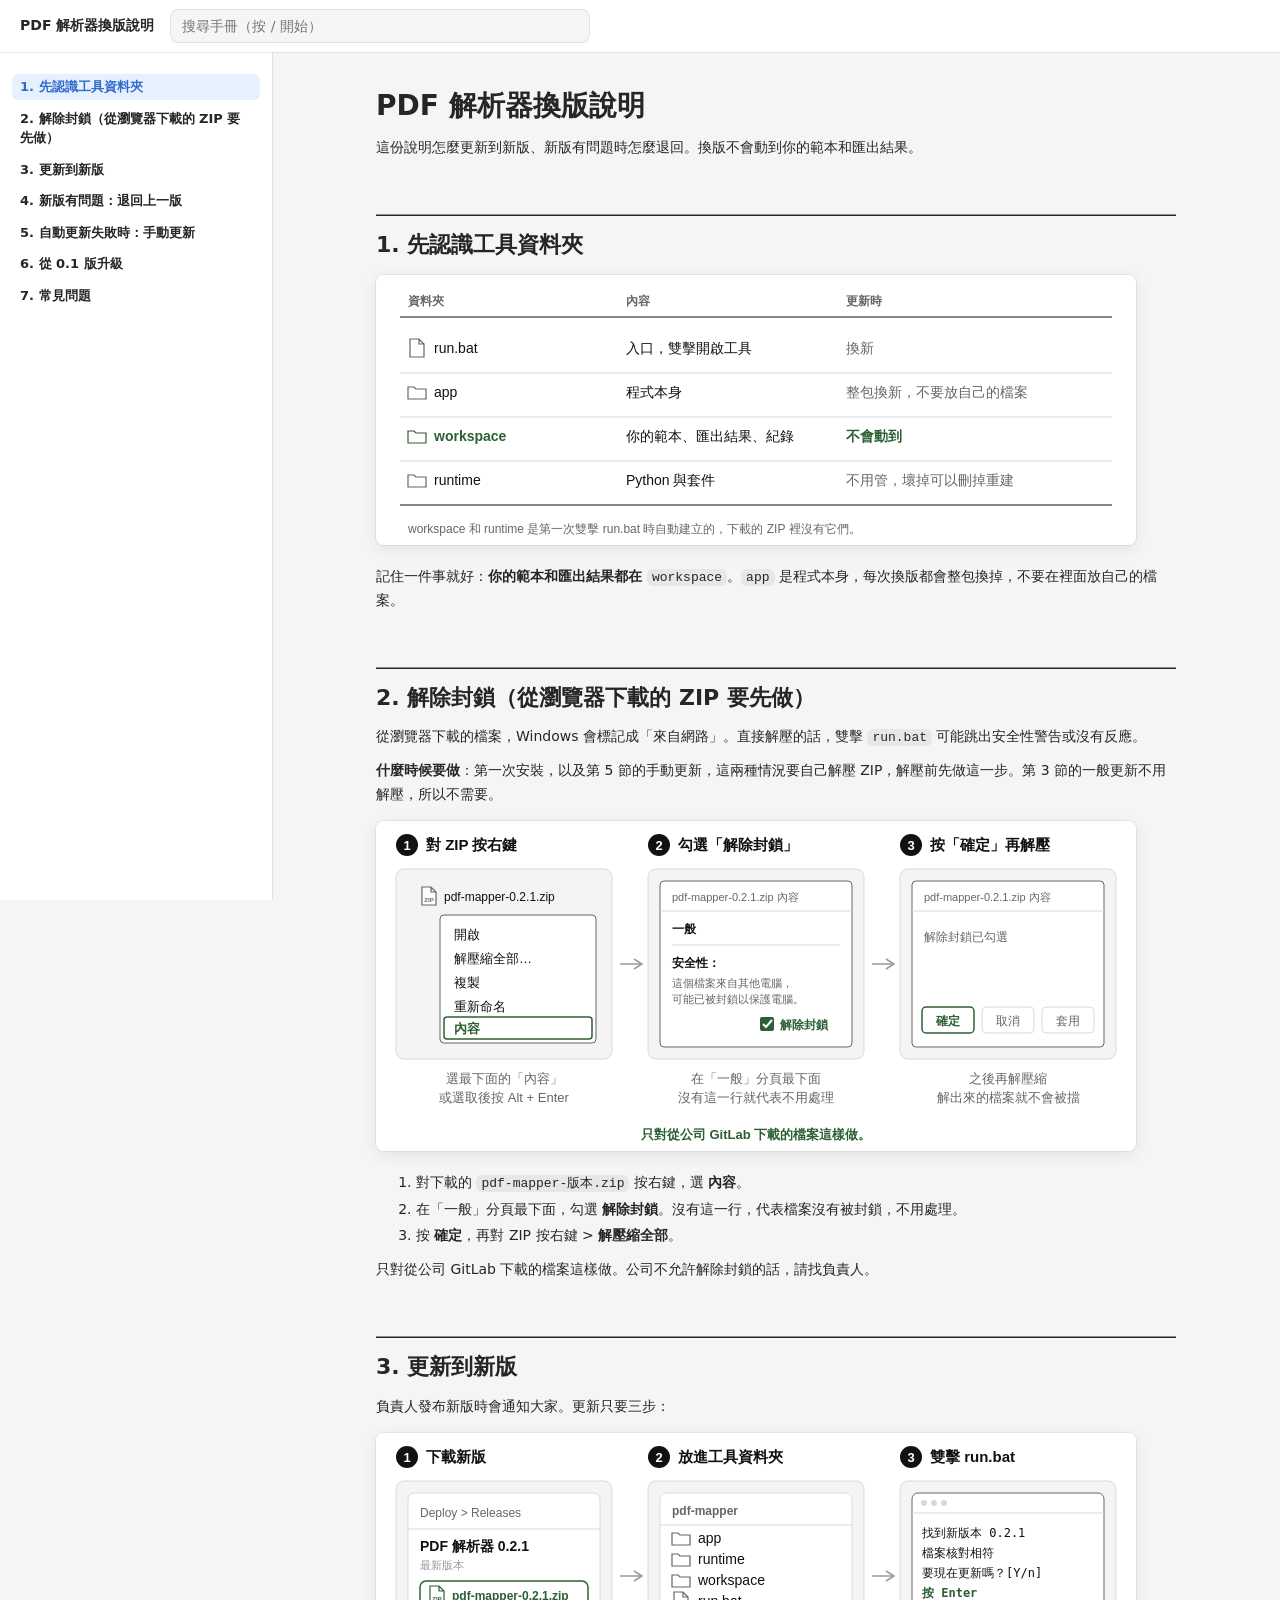
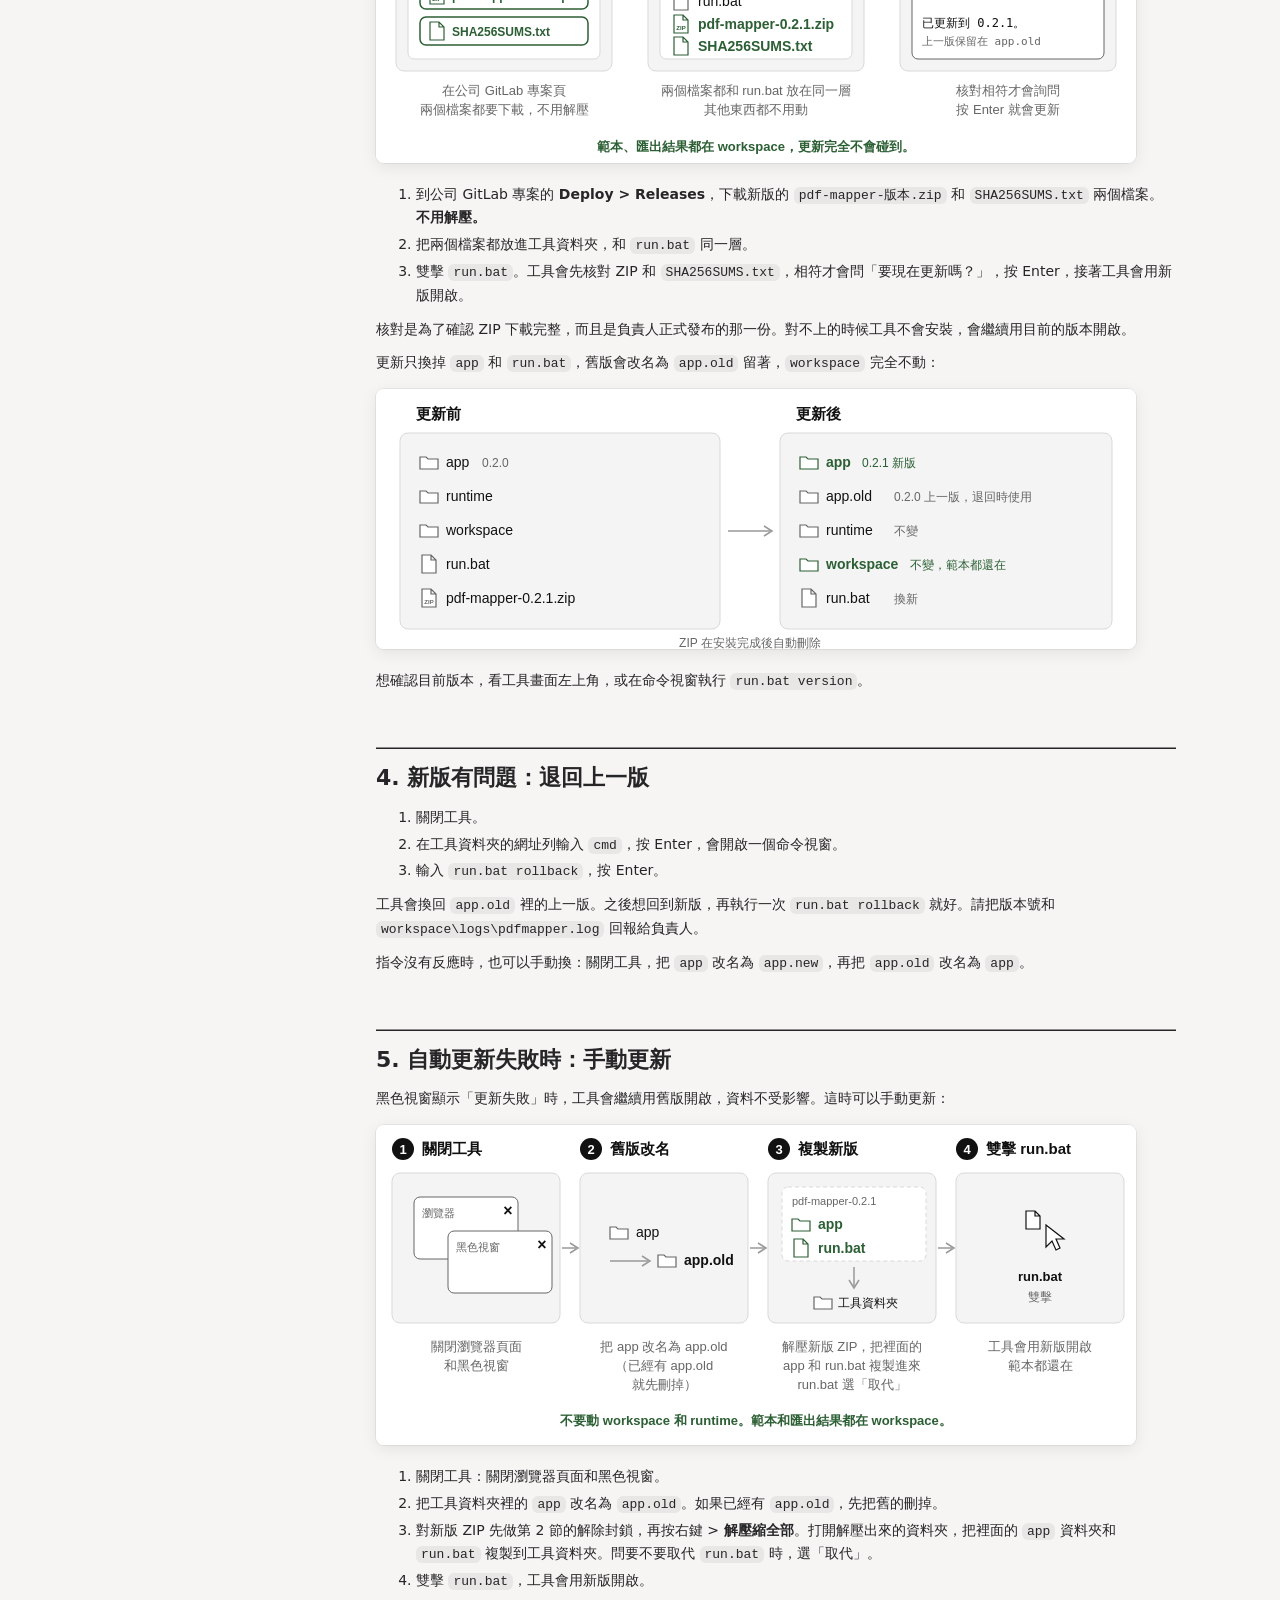
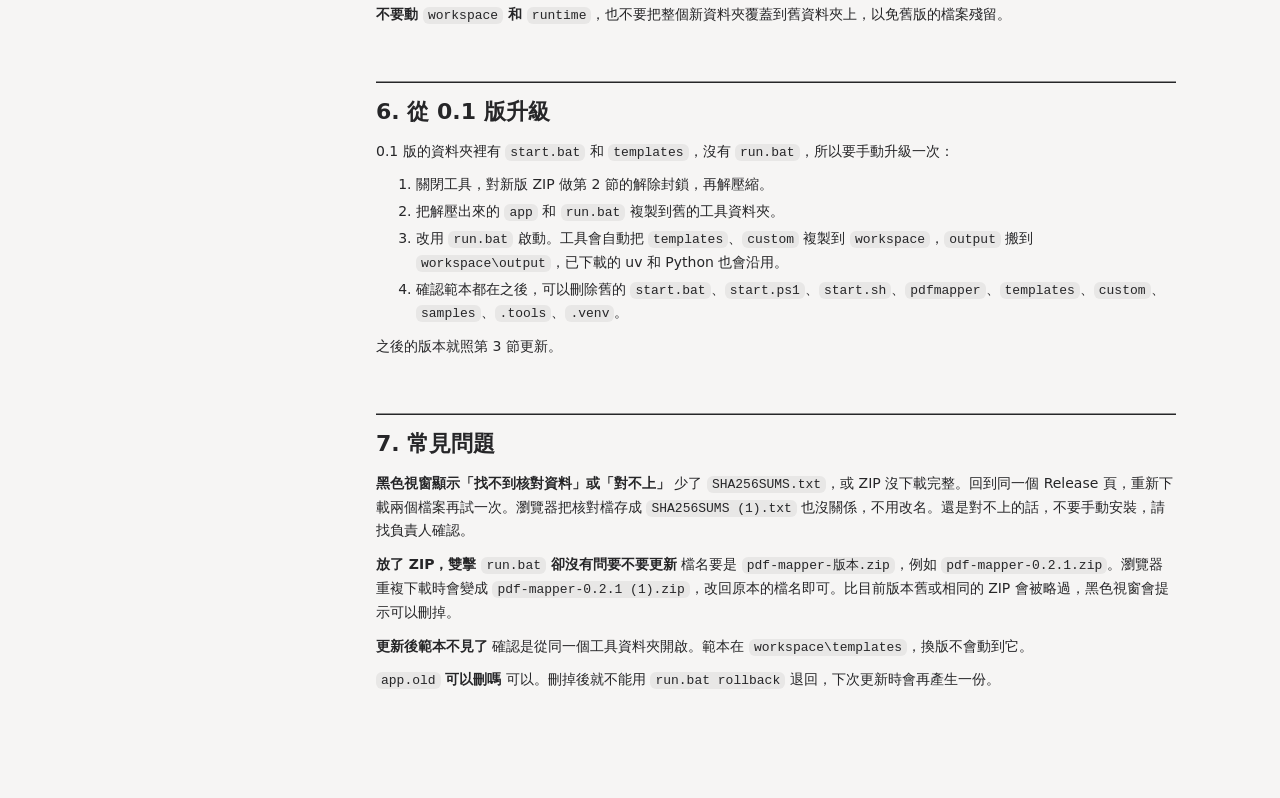
<file: app/換版說明.html>
<!doctype html><html lang="zh-Hant"><head><meta charset="utf-8"><meta name="viewport" content="width=device-width, initial-scale=1"><title>PDF 解析器換版說明</title><style>:root {
  /* Stageshow light */
  --canvas: #f6f5f4;
  --surface: #ffffff;
  --well: #efeeec;
  --ink-1: rgba(0, 0, 0, 0.04);
  --ink-2: rgba(0, 0, 0, 0.06);
  --ink-3: rgba(0, 0, 0, 0.08);
  --ink-4: rgba(0, 0, 0, 0.1);
  --ink-5: rgba(0, 0, 0, 0.15);
  --line: rgba(0, 0, 0, 0.06);
  --line-faint: rgba(0, 0, 0, 0.04);
  --text: #7a7a7d;
  --text-strong: #262628;
  --text-faint: #9a9a9d;
  --icon: #707074;
  --accent: #3b82f6;
  --accent-soft: rgba(59, 130, 246, 0.12);
  --accent-text: #306bca;
  --success: #22c55e;
  --success-soft: rgba(34, 197, 94, 0.12);
  --success-text: #15803d;
  --danger: #ef4444;
  --danger-soft: rgba(239, 68, 68, 0.1);
  --danger-text: #b91c1c;
  --warning: #f59e0b;
  --warning-soft: rgba(245, 158, 11, 0.14);
  --warning-text: #b45309;
  --radius-sm: 6px;
  --radius-md: 8px;
  --radius-lg: 10px;
  --radius-window: 12px;
  --radius-pill: 999px;
  --control: 34px;
  --button: 28px;
  --row: 26px;
  --bar: 38px;
  --shadow-card: 0 1px 2px rgba(0, 0, 0, 0.04);
  --shadow-window: 0 0 0 1px rgba(0, 0, 0, 0.06), 0 4px 16px rgba(0, 0, 0, 0.08);
  --shadow-float: 0 0 0 1px rgba(0, 0, 0, 0.08), 0 4px 16px rgba(0, 0, 0, 0.12), 0 12px 32px rgba(0, 0, 0, 0.08);
  --shadow-thumb: 0 1px 2px rgba(0, 0, 0, 0.08), 0 0 0 0.5px rgba(0, 0, 0, 0.06);
  --ui: cubic-bezier(0.22, 1, 0.36, 1);
  --press: cubic-bezier(0.2, 0.8, 0.2, 1);
  --font: system-ui, -apple-system, "PingFang TC", "Microsoft JhengHei", "Noto Sans TC", sans-serif;
  --mono: "SF Mono", "SFMono-Regular", ui-monospace, Consolas, monospace;
  /* 補充 token（導覽元件用，Stageshow 沒有獨立名稱）：深底上的字，對應 Stageshow tooltip 的白字；
     建議位置的虛線用 text-strong 的 60% */
  --text-inverse: #ffffff;
  --guide-line: color-mix(in srgb, var(--text-strong) 60%, transparent);
  --settle: cubic-bezier(0.34, 1.56, 0.64, 1);
}
* { box-sizing: border-box; }
@media (prefers-reduced-motion: no-preference) { html { scroll-behavior: smooth; } }
body { margin: 0; background: var(--canvas); color: var(--text-strong); font: 14px/1.7 var(--font); }
.topbar { position: fixed; inset: 0 0 auto 0; height: 52px; z-index: 10; display: flex; align-items: center; gap: 16px;
  padding: 0 20px; background: var(--surface); box-shadow: 0 1px 0 var(--ink-3); }
.topbar .brand { font-size: 14px; font-weight: 600; white-space: nowrap; }
.search { position: relative; flex: 1; max-width: 420px; }
.search input { width: 100%; height: var(--control); padding: 0 12px; border: 0; border-radius: var(--radius-md); background: var(--ink-1);
  color: var(--text-strong); font: inherit; box-shadow: inset 0 0 0 1px var(--ink-3); }
.search input:focus { outline: none; box-shadow: inset 0 0 0 1px var(--accent), 0 0 0 3px var(--accent-soft); }
.results { position: absolute; top: calc(var(--control) + 6px); left: 0; right: 0; max-height: 60vh; overflow-y: auto; margin: 0; padding: 6px;
  list-style: none; background: var(--surface); border-radius: var(--radius-lg); box-shadow: var(--shadow-float); }
.results a { display: block; padding: 8px 10px; border-radius: var(--radius-md); color: var(--text-strong); text-decoration: none; }
.results a:hover, .results a:focus { background: var(--ink-2); outline: none; }
.results small { display: block; color: var(--text); font-size: 12.5px; line-height: 1.5; overflow-wrap: anywhere; }
.results mark { background: var(--accent-soft); color: inherit; border-radius: 2px; }
.results .none { padding: 8px 10px; color: var(--text); }
nav.sidebar { position: fixed; top: 52px; bottom: 0; left: 0; width: 272px; overflow-y: auto; padding: 16px 12px 40px; background: var(--surface);
  box-shadow: 1px 0 0 var(--ink-3); }
nav.sidebar ul { list-style: none; margin: 0; padding: 0; }
nav.sidebar ul ul { margin: 2px 0 8px 10px; }
nav.sidebar a { display: block; padding: 3px 8px; border-radius: var(--radius-sm); color: var(--text); text-decoration: none; font-size: 13px; line-height: 1.5; }
nav.sidebar > ul > li > a { color: var(--text-strong); font-weight: 600; margin-top: 6px; }
nav.sidebar a:hover { background: var(--ink-2); }
nav.sidebar a[aria-current="true"] { background: var(--accent-soft); color: var(--accent-text); }
main { margin: 52px 0 0 272px; padding: 36px 40px 96px; }
article { max-width: 800px; margin: 0 auto; }
h1 { font-size: 28px; line-height: 1.3; margin: 0 0 12px; }
h2 { font-size: 22px; line-height: 1.4; margin: 56px 0 12px; padding-top: 14px; box-shadow: 0 -1.5px 0 var(--text-strong); }
h3 { font-size: 17.5px; margin: 34px 0 8px; }
h4 { font-size: 15px; margin: 26px 0 6px; }
h2, h3, h4 { scroll-margin-top: 68px; }
p, ul, ol { margin: 10px 0; }
li { margin: 3px 0; }
a { color: var(--accent-text); }
img { display: block; max-width: 100%; height: auto; margin: 14px 0 20px; border-radius: var(--radius-md); box-shadow: var(--shadow-window); background: var(--surface); }
table { width: 100%; border-collapse: collapse; margin: 14px 0 22px; font-size: 13.5px; line-height: 1.6; }
th { text-align: left; padding: 6px 12px 6px 0; border-top: 1.5px solid var(--text-strong); border-bottom: 1px solid var(--text-strong); }
td { text-align: left; padding: 6px 12px 6px 0; border-bottom: 1px solid var(--ink-3); vertical-align: top; }
tbody tr:last-child td { border-bottom: 1.5px solid var(--text-strong); }
blockquote { margin: 16px 0; padding: 2px 0 2px 14px; border-left: 3px solid var(--accent); }
code { background: var(--ink-2); padding: 1px 5px; border-radius: var(--radius-sm); font: 13px var(--mono); }
pre { background: var(--well); padding: 12px 14px; border-radius: var(--radius-md); overflow-x: auto; line-height: 1.55; }
pre code { background: none; padding: 0; }
@media (max-width: 900px) { nav.sidebar { display: none; } main { margin-left: 0; padding: 24px 16px 80px; } }
@media print {
  .topbar, nav.sidebar { display: none; }
  main { margin: 0; padding: 0; }
  body { background: #fff; }
  h2 { break-after: avoid; } img { break-inside: avoid; box-shadow: none; border: 1px solid #ccc; }
}
</style></head><body><header class="topbar"><span class="brand">PDF 解析器換版說明</span><div class="search"><input id="manualSearch" type="search" placeholder="搜尋手冊（按 / 開始）" aria-label="搜尋手冊" autocomplete="off"><ul id="manualResults" class="results" hidden></ul></div></header><nav class="sidebar" aria-label="目錄"><ul><li><a href="#1">1. 先認識工具資料夾</a></li><li><a href="#2-zip">2. 解除封鎖（從瀏覽器下載的 ZIP 要先做）</a></li><li><a href="#3">3. 更新到新版</a></li><li><a href="#4">4. 新版有問題：退回上一版</a></li><li><a href="#5">5. 自動更新失敗時：手動更新</a></li><li><a href="#6-01">6. 從 0.1 版升級</a></li><li><a href="#7">7. 常見問題</a></li></ul></nav><main><article id="manualBody"><h1 id="pdf">PDF 解析器換版說明</h1>
<p>這份說明怎麼更新到新版、新版有問題時怎麼退回。換版不會動到你的範本和匯出結果。</p>
<h2 id="1">1. 先認識工具資料夾</h2>
<p><img alt="工具資料夾的四個部分" src="[data-uri]" /></p>
<p>記住一件事就好：<strong>你的範本和匯出結果都在 <code>workspace</code></strong>。<code>app</code> 是程式本身，每次換版都會整包換掉，不要在裡面放自己的檔案。</p>
<h2 id="2-zip">2. 解除封鎖（從瀏覽器下載的 ZIP 要先做）</h2>
<p>從瀏覽器下載的檔案，Windows 會標記成「來自網路」。直接解壓的話，雙擊 <code>run.bat</code> 可能跳出安全性警告或沒有反應。</p>
<p><strong>什麼時候要做</strong>：第一次安裝，以及第 5 節的手動更新，這兩種情況要自己解壓 ZIP，解壓前先做這一步。第 3 節的一般更新不用解壓，所以不需要。</p>
<p><img alt="解除封鎖三步驟" src="[data-uri]" /></p>
<ol>
<li>對下載的 <code>pdf-mapper-版本.zip</code> 按右鍵，選 <strong>內容</strong>。</li>
<li>在「一般」分頁最下面，勾選 <strong>解除封鎖</strong>。沒有這一行，代表檔案沒有被封鎖，不用處理。</li>
<li>按 <strong>確定</strong>，再對 ZIP 按右鍵 &gt; <strong>解壓縮全部</strong>。</li>
</ol>
<p>只對從公司 GitLab 下載的檔案這樣做。公司不允許解除封鎖的話，請找負責人。</p>
<h2 id="3">3. 更新到新版</h2>
<p>負責人發布新版時會通知大家。更新只要三步：</p>
<p><img alt="更新三步驟" src="[data-uri]" /></p>
<ol>
<li>到公司 GitLab 專案的 <strong>Deploy &gt; Releases</strong>，下載新版的 <code>pdf-mapper-版本.zip</code> 和 <code>SHA256SUMS.txt</code> 兩個檔案。<strong>不用解壓。</strong></li>
<li>把兩個檔案都放進工具資料夾，和 <code>run.bat</code> 同一層。</li>
<li>雙擊 <code>run.bat</code>。工具會先核對 ZIP 和 <code>SHA256SUMS.txt</code>，相符才會問「要現在更新嗎？」，按 Enter，接著工具會用新版開啟。</li>
</ol>
<p>核對是為了確認 ZIP 下載完整，而且是負責人正式發布的那一份。對不上的時候工具不會安裝，會繼續用目前的版本開啟。</p>
<p>更新只換掉 <code>app</code> 和 <code>run.bat</code>，舊版會改名為 <code>app.old</code> 留著，<code>workspace</code> 完全不動：</p>
<p><img alt="更新前後的資料夾" src="[data-uri]" /></p>
<p>想確認目前版本，看工具畫面左上角，或在命令視窗執行 <code>run.bat version</code>。</p>
<h2 id="4">4. 新版有問題：退回上一版</h2>
<ol>
<li>關閉工具。</li>
<li>在工具資料夾的網址列輸入 <code>cmd</code>，按 Enter，會開啟一個命令視窗。</li>
<li>輸入 <code>run.bat rollback</code>，按 Enter。</li>
</ol>
<p>工具會換回 <code>app.old</code> 裡的上一版。之後想回到新版，再執行一次 <code>run.bat rollback</code> 就好。請把版本號和 <code>workspace\logs\pdfmapper.log</code> 回報給負責人。</p>
<p>指令沒有反應時，也可以手動換：關閉工具，把 <code>app</code> 改名為 <code>app.new</code>，再把 <code>app.old</code> 改名為 <code>app</code>。</p>
<h2 id="5">5. 自動更新失敗時：手動更新</h2>
<p>黑色視窗顯示「更新失敗」時，工具會繼續用舊版開啟，資料不受影響。這時可以手動更新：</p>
<p><img alt="手動更新四步驟" src="[data-uri]" /></p>
<ol>
<li>關閉工具：關閉瀏覽器頁面和黑色視窗。</li>
<li>把工具資料夾裡的 <code>app</code> 改名為 <code>app.old</code>。如果已經有 <code>app.old</code>，先把舊的刪掉。</li>
<li>對新版 ZIP 先做第 2 節的解除封鎖，再按右鍵 &gt; <strong>解壓縮全部</strong>。打開解壓出來的資料夾，把裡面的 <code>app</code> 資料夾和 <code>run.bat</code> 複製到工具資料夾。問要不要取代 <code>run.bat</code> 時，選「取代」。</li>
<li>雙擊 <code>run.bat</code>，工具會用新版開啟。</li>
</ol>
<p><strong>不要動 <code>workspace</code> 和 <code>runtime</code></strong>，也不要把整個新資料夾覆蓋到舊資料夾上，以免舊版的檔案殘留。</p>
<h2 id="6-01">6. 從 0.1 版升級</h2>
<p>0.1 版的資料夾裡有 <code>start.bat</code> 和 <code>templates</code>，沒有 <code>run.bat</code>，所以要手動升級一次：</p>
<ol>
<li>關閉工具，對新版 ZIP 做第 2 節的解除封鎖，再解壓縮。</li>
<li>把解壓出來的 <code>app</code> 和 <code>run.bat</code> 複製到舊的工具資料夾。</li>
<li>改用 <code>run.bat</code> 啟動。工具會自動把 <code>templates</code>、<code>custom</code> 複製到 <code>workspace</code>，<code>output</code> 搬到 <code>workspace\output</code>，已下載的 uv 和 Python 也會沿用。</li>
<li>確認範本都在之後，可以刪除舊的 <code>start.bat</code>、<code>start.ps1</code>、<code>start.sh</code>、<code>pdfmapper</code>、<code>templates</code>、<code>custom</code>、<code>samples</code>、<code>.tools</code>、<code>.venv</code>。</li>
</ol>
<p>之後的版本就照第 3 節更新。</p>
<h2 id="7">7. 常見問題</h2>
<p><strong>黑色視窗顯示「找不到核對資料」或「對不上」</strong>
少了 <code>SHA256SUMS.txt</code>，或 ZIP 沒下載完整。回到同一個 Release 頁，重新下載兩個檔案再試一次。瀏覽器把核對檔存成 <code>SHA256SUMS (1).txt</code> 也沒關係，不用改名。還是對不上的話，不要手動安裝，請找負責人確認。</p>
<p><strong>放了 ZIP，雙擊 <code>run.bat</code> 卻沒有問要不要更新</strong>
檔名要是 <code>pdf-mapper-版本.zip</code>，例如 <code>pdf-mapper-0.2.1.zip</code>。瀏覽器重複下載時會變成 <code>pdf-mapper-0.2.1 (1).zip</code>，改回原本的檔名即可。比目前版本舊或相同的 ZIP 會被略過，黑色視窗會提示可以刪掉。</p>
<p><strong>更新後範本不見了</strong>
確認是從同一個工具資料夾開啟。範本在 <code>workspace\templates</code>，換版不會動到它。</p>
<p><strong><code>app.old</code> 可以刪嗎</strong>
可以。刪掉後就不能用 <code>run.bat rollback</code> 退回，下次更新時會再產生一份。</p></article></main><script src="manual.js"></script></body></html>
</file>
